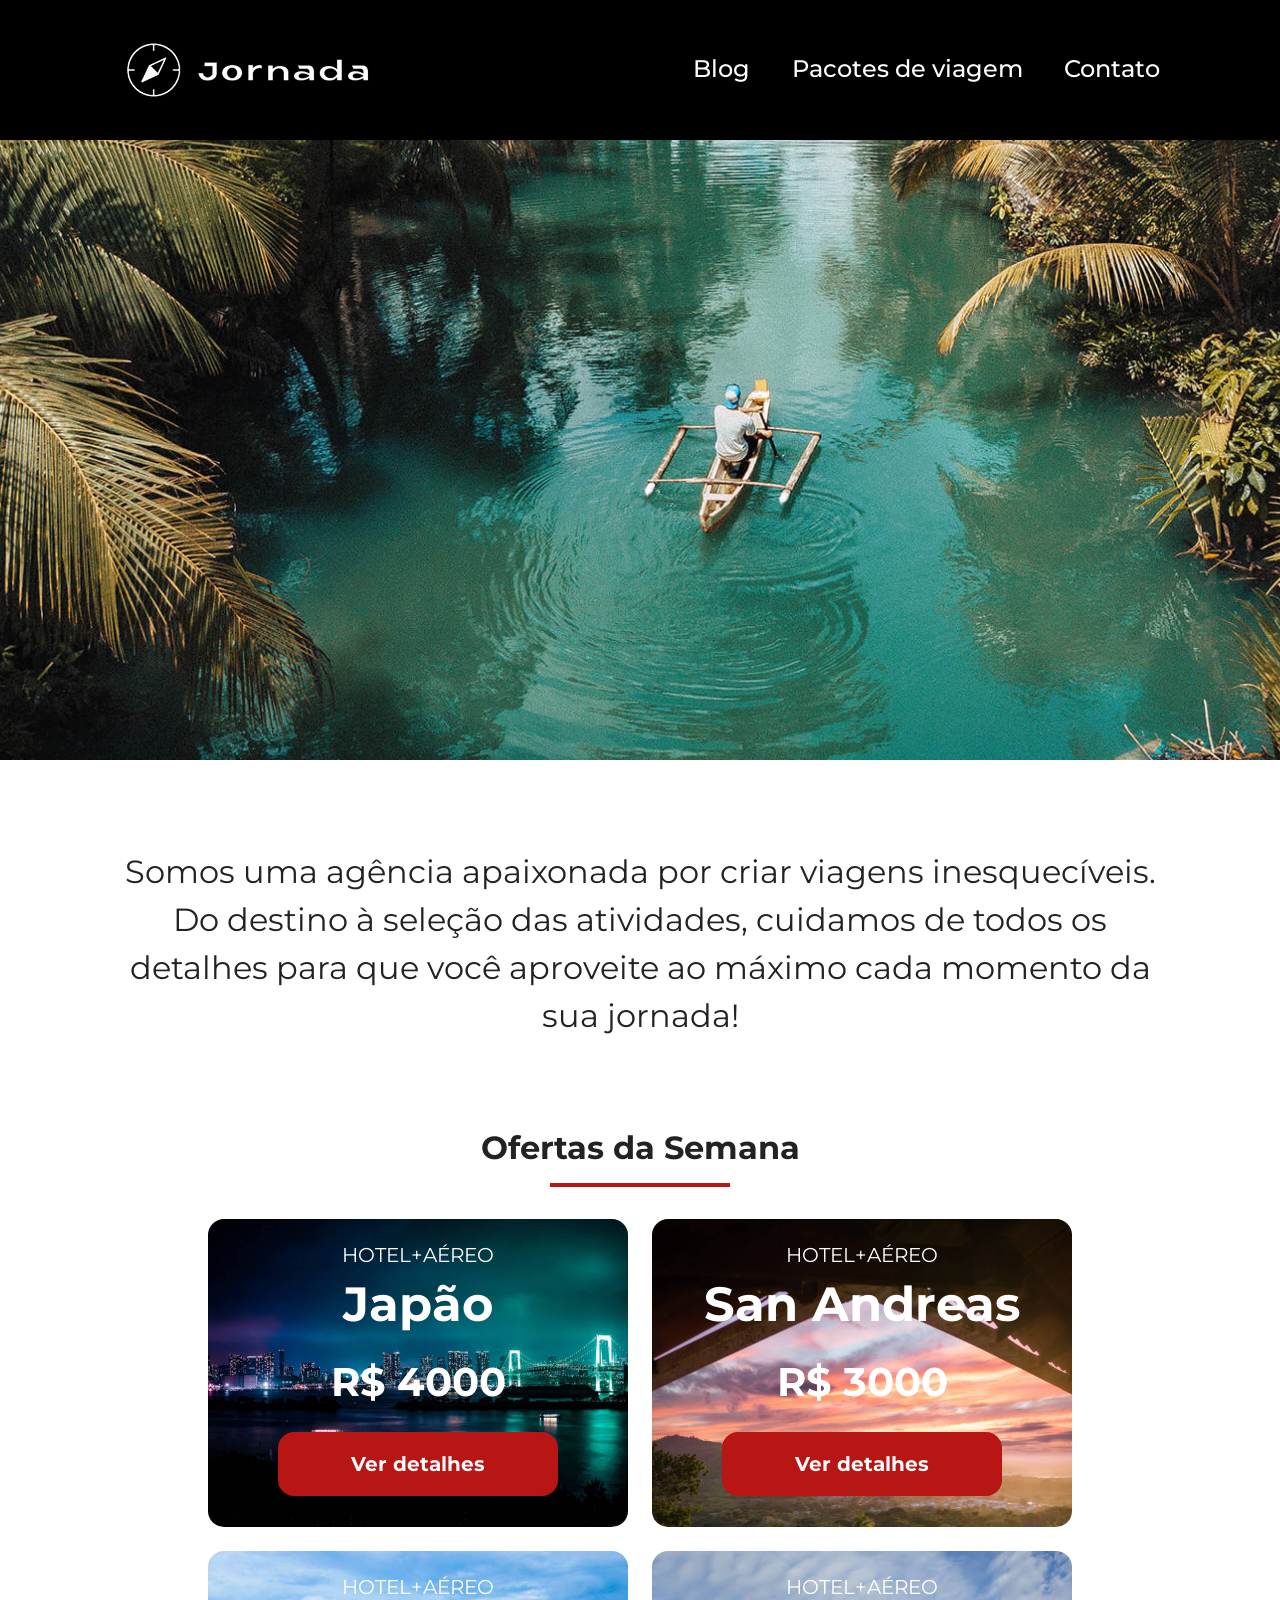
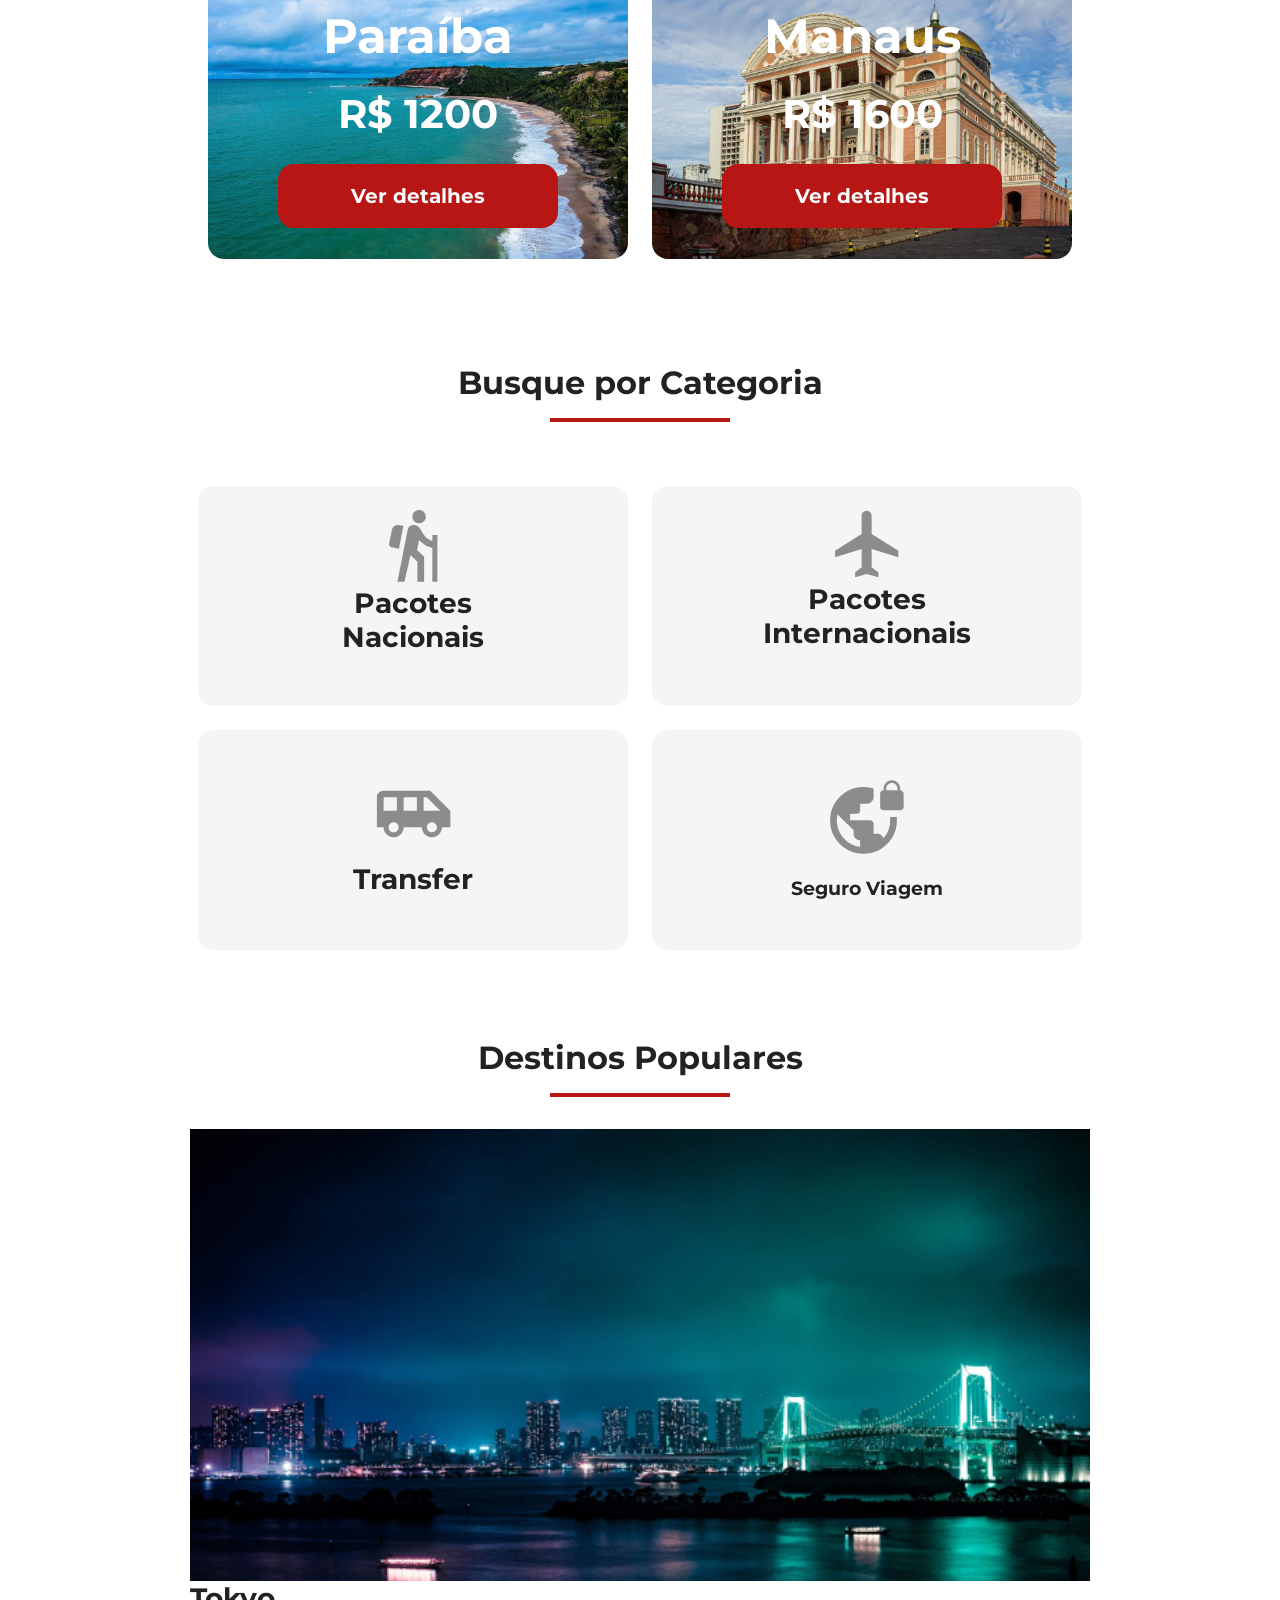
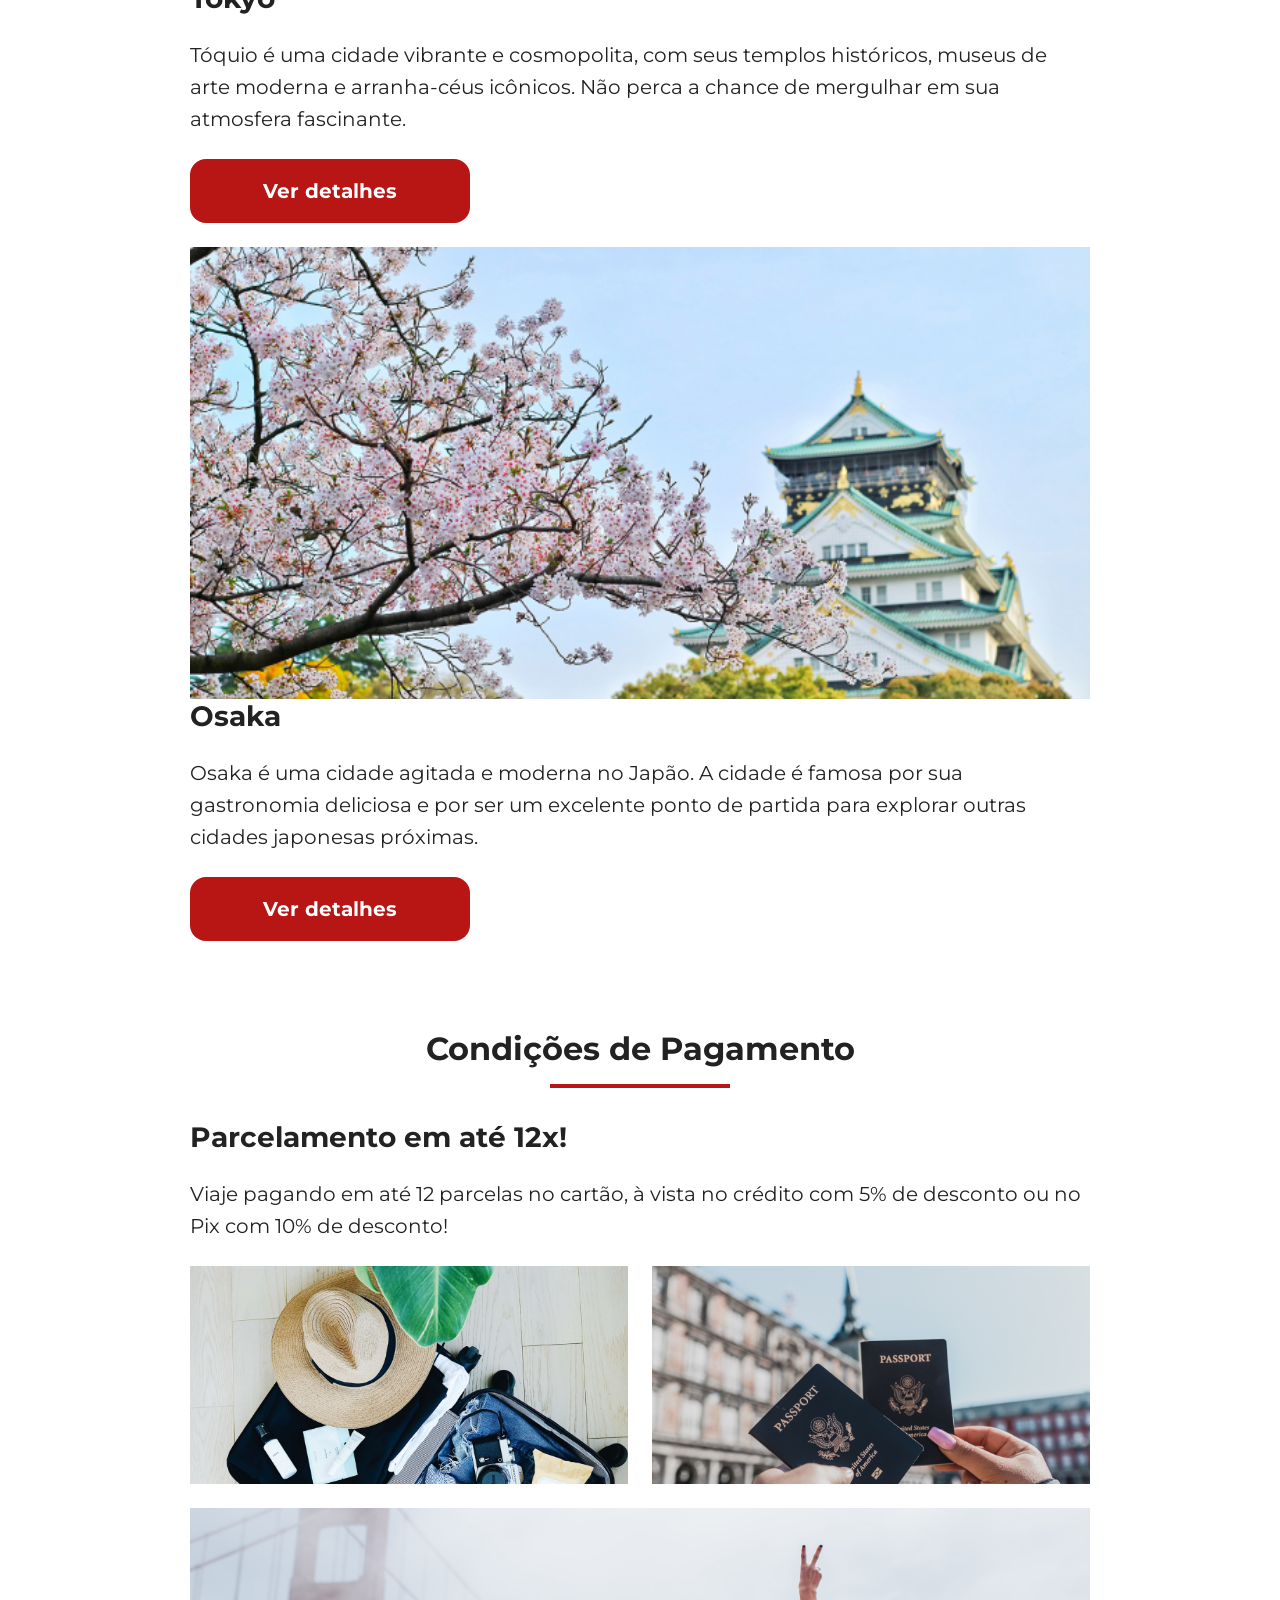
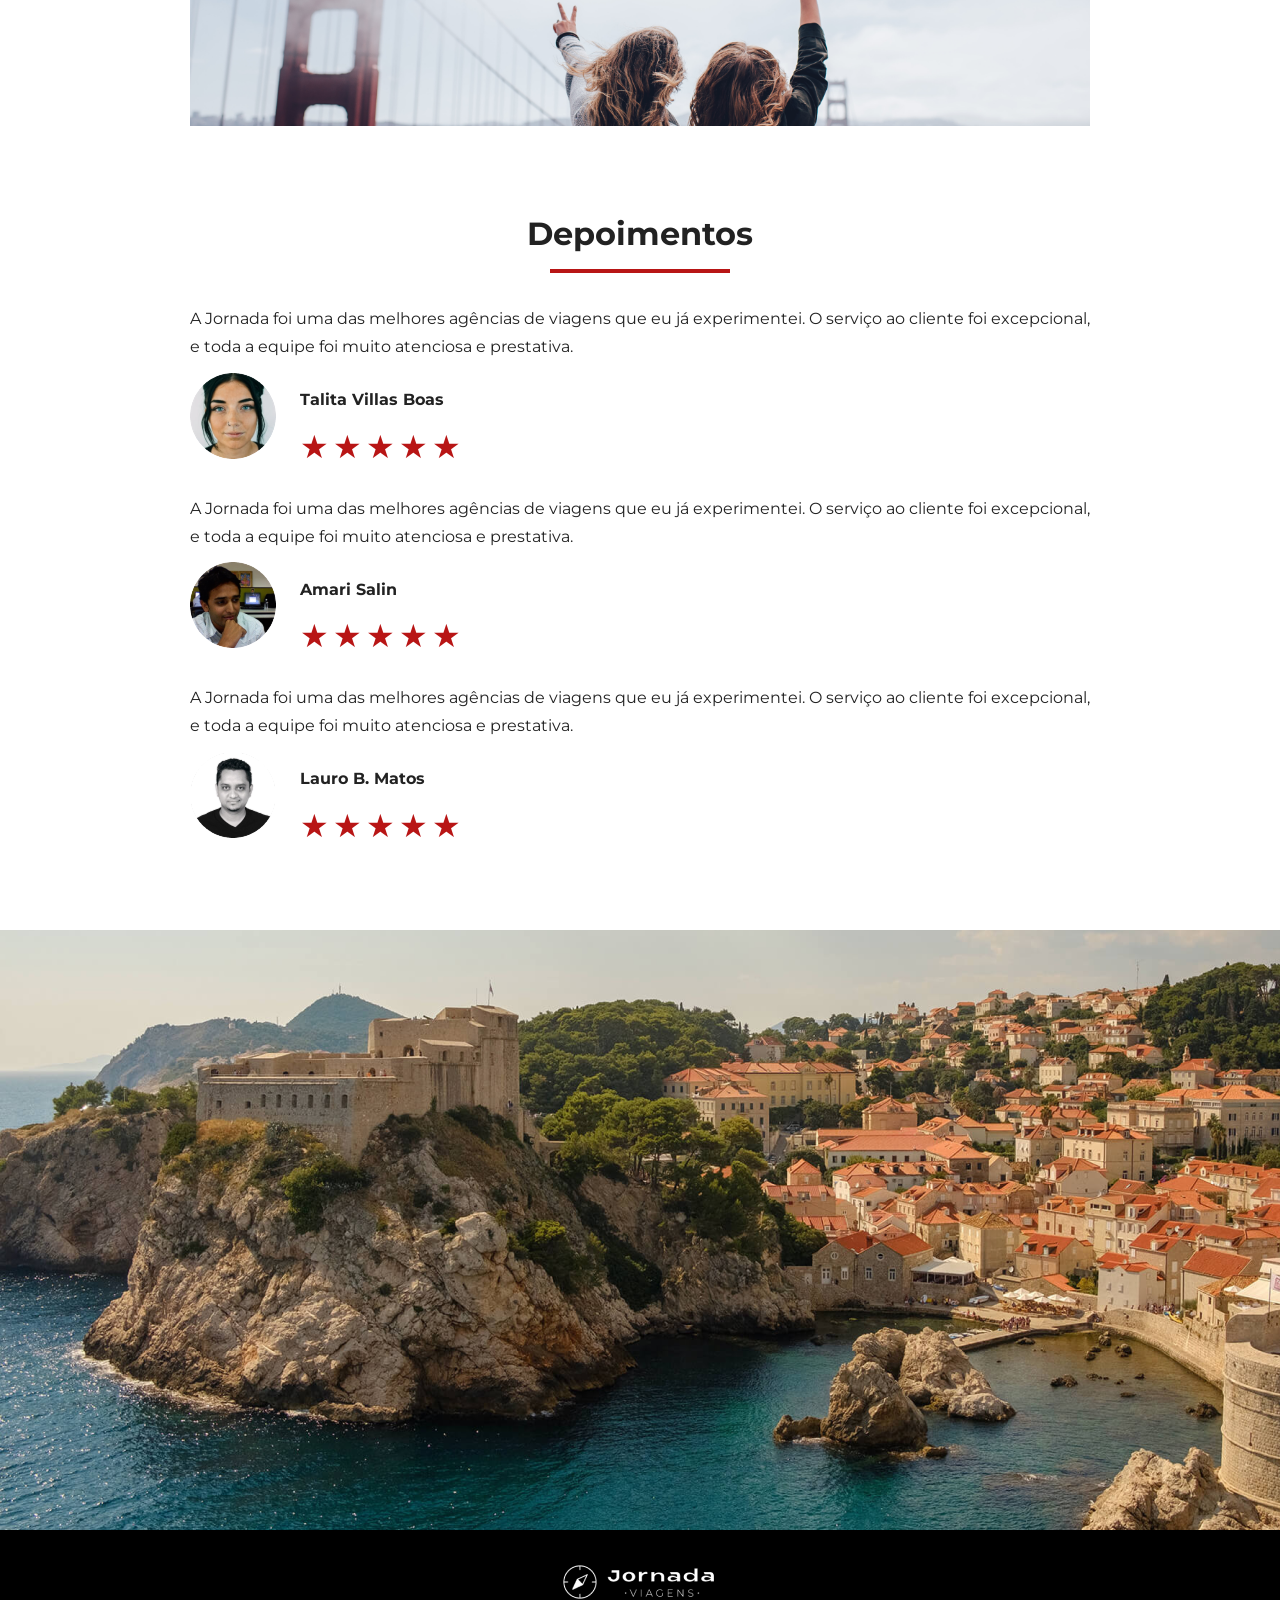
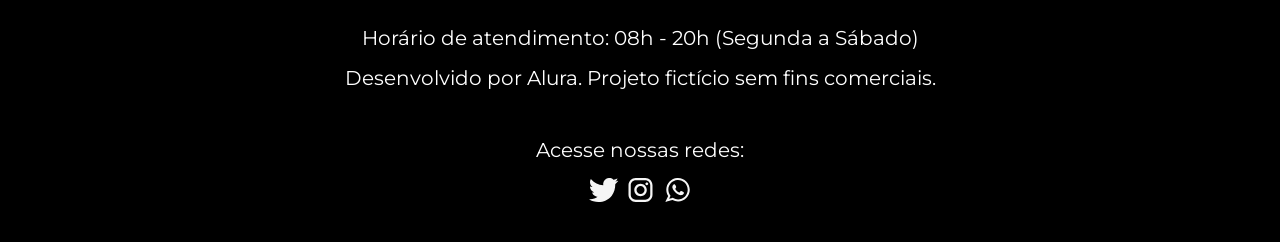
<file: index.html>
<!doctype html>
<html lang="pt-BR">
  <head>
    <meta charset="UTF-8" />
    <meta name="viewport" content="width=device-width, initial-scale=1.0" />
    <meta name="description" content="Agência de viagens especializada em criar experiências inesquecíveis. Oferecemos pacotes personalizados, atendimento excepcional e uma equipe apaixonada por transformar seus sonhos de viagem em realidade. Explore o mundo conosco!" />
    <meta name="og:title" content="Jornada Viagens - Sua Jornada Começa Aqui!" />
    <meta name="og:description" content="Jornada Viagens, uma agência apaixonada por criar viagens inesquecíveis. Do destino à seleção das atividades, cuidamos de todos os detalhes para que você aproveite ao máximo cada momento da sua jornada!" />
    <meta name="og:image" content="https://lucaspfvr.github.io/jornada-viagens/img/logo-footer.png" />
    <meta name="og:type" content="website">
    <meta name="og:url" content="https://lucaspfvr.github.io/jornada-viagens">
    <link rel="icon" href="./img/favico.svg" type="xml/svg">
    <link rel="stylesheet" href="./css/style.css" />
    <title>Jornada Viagens</title>
  </head>
  <body>
    <header class="main-header">
      <a class="logo" href="index.html" title="Voltar para a página inicial">
        <img
          class="img-mobile"
          src="./img/bussula-jornada-branca.png"
          alt="Bussula da Jornada Viagens na cor branca"
          class="logo"
        />
        <img
          class="img-desktop"
          src="./img/Logo-completa-branca.png"
          alt="Logo da Jornada Viagens na cor branca"
        />
      </a>
      <div class="navigation-menu">
        <label for="menu" class="menu-icon">
          <img src="./img/menu.png" alt="Ícone de menu" />
        </label>
        <input type="checkbox" id="menu" hidden />

        <nav>
          <ul class="list-links">
            <li>
              <a href="blog.html" target="_blank" title="Acessar Blog">Blog</a>
            </li>
            <li>
              <a
                href="pacotes.html"
                target="_blank"
                title="Acessar Pacotes de viagem"
              >
                Pacotes de viagem
              </a>
            </li>
            <li>
              <a href="contato.html" target="_blank" title="Acessar Contato"
                >Contato</a
              >
            </li>
          </ul>
        </nav>
      </div>
    </header>
    <section class="hero">
      <div class="hero-img"></div>
      <h2>Somos uma agência apaixonada por criar viagens inesquecíveis. Do destino à seleção das atividades, cuidamos de todos os detalhes para que você aproveite ao máximo cada momento da sua jornada!</h2>
    </section>
    <section class="offers">
      <div class="container">
        <div class="section-title">
          <h2 class="content-title">Ofertas da Semana</h2>
         <hr>
        </div>
       </div>
      <div class="offers-cards">  
        <article class="card japao">
          <header>
            <p>HOTEL+AÉREO</p>
            <h3>
              Japão <br />
              <span>R$ 4000</span>
            </h3>
          </header>
          <footer>
            <a href="#" class="button">Ver detalhes</a>
          </footer>
        </article>
        <article class="card san-andreas">
          <header>
            <p>HOTEL+AÉREO</p>
            <h3>
              San Andreas <br />
              <span>R$ 3000</span>
            </h3>
          </header>
          <footer>
            <a href="#" class="button">Ver detalhes</a>
          </footer>
        </article>
        <article class="card paraiba">
          <header>
            <p>HOTEL+AÉREO</p>
            <h3>
              Paraíba <br />
              <span>R$ 1200</span>
            </h3>
          </header>
          <footer>
            <a href="#" class="button">Ver detalhes</a>
          </footer>
        </article>
        <article class="card manaus">
          <header>
            <p>HOTEL+AÉREO</p>
            <h3>
              Manaus <br />
              <span>R$ 1600</span>
            </h3>
          </header>
          <footer>
            <a href="#" class="button">Ver detalhes</a>
          </footer>
        </article>
      </div>
    </section>
    <section class="categories">
      <div class="section-title">
        <h2 class="content-title">Busque por Categoria</h2>
        <hr/>
      </div>
      <div class="categories-cards">
        <a class="card" href="#" target="_blank" title="Busque pela categoria Pacotes Nacionais">
          <img src="./img/icone-caminhada.png" alt="Icone cinza representando uma pessoa fazendo tracking"/>
          <h3 class="content-title">Pacotes <br /> Nacionais</h3>
        </a>
          <a class="card" href="#" target="_blank" title="Busque pela categoria Pacotes Internacionais">
          <img src="./img/icone-aviao.png" alt="Icone cinza representando um avião"/>
          <h3 class="content-title">Pacotes <br /> Internacionais</h3>
          </a>
        </a>
          <a class="card single-line transfer" href="#" target="_blank" title="Transfer para aeroportos, rodoviárias e portos">
          <img src="./img/icone-onibus.png" alt="Icone cinza representando um ônibus"/>
          <h3 class="content-title">Transfer</h3>
          </a>          

        </a>
          <a class="card single-line" href="#" target="_blank" title="Seguro para viagens nacionais e internacionais">
          <img src="./img/icone-planeta.png" alt="Icone cinza representando o planeta"/>
          <h3>Seguro Viagem</h3>
          </a>
      </div>
    </section>
    <section class="destinations">
        <div class="section-title">
        <h2>Destinos Populares</h2>
        <hr/>
      </div>
      <div class="destination-items">
        <article class="item tokyo">
          <header>
            <div class="img-item">
            </div>
            <h4 class="content-title">Tokyo</h4>
          </header>
          <p class="content-text">Tóquio é uma cidade vibrante e cosmopolita, com seus templos históricos, museus de arte moderna e arranha-céus icônicos. Não perca a chance de mergulhar em sua atmosfera fascinante.</p>
          <footer>
            <a href="#" class="button" target="_blank" title="Veja mais destalhes do destino Tokyo">Ver detalhes</a>
          </footer>
        </article>
        <article class="item osaka">
          <header>
            <div class="img-item">
            </div>
            <h4 class="content-title">Osaka</h4>
            </header>
            <p class="content-text">Osaka é uma cidade agitada e moderna no Japão. A cidade é famosa por sua gastronomia deliciosa e por ser um excelente ponto de partida para explorar outras cidades japonesas próximas.</p>
          <footer>
            <a href="#" class="button" target="_blank" title="Veja mais destalhes do destino Osaka">Ver detalhes</a>
          </footer>
        </article>
      </div>
    </section>
    <section class="payments">
      <div class="section-title">
        <h2>Condições de Pagamento</h2>
        <hr/>
      </div>
      <div class="content-container">
        <div class="text-content">
        <h3 class="content-title">Parcelamento em até 12x!</h3>
        <p class="content-text">Viaje pagando em até 12 parcelas no cartão, à vista no crédito com 5% de desconto ou no Pix com 10% de desconto!</p>        
      </div>
      <div class="image-gallery">
        <div class="image first"></div>
        <div class="image second"></div>
        <div class="image third colspan-2"></div>
      </div>
      </div>
    </section>
    <section class="testmonials">
        <div class="section-title">
        <h2>Depoimentos</h2>
        <hr/>
      </div>
      <div class="testimonial-container">
        <article>
          <header>
            <p>A Jornada foi uma das melhores agências de viagens que eu já experimentei. O serviço ao cliente foi excepcional, e toda a equipe foi muito atenciosa e prestativa.</p>
          </header>
          <footer>
            <img src="./img/avatar-talita.png" alt="Imagem de perfil da cliente Talita Villas Boas"/>
            <div class="profile-content">
              <h4>Talita Villas Boas</h4>
              <div class="rating">
                <span class="star">★</span>
                <span class="star">★</span>
                <span class="star">★</span>
                <span class="star">★</span>
                <span class="star">★</span>
              </div>
            </div>
            
          </footer>
        </article>
        <article>          
          <header>
            <p>A Jornada foi uma das melhores agências de viagens que eu já experimentei. O serviço ao cliente foi excepcional, e toda a equipe foi muito atenciosa e prestativa.</p>
          </header>
          <footer>
            <img src="./img/avatar-amari.png" alt="Imagem de perfil da cliente Amari Salin"/>
            <div class="profile-content">
              <h4>Amari Salin</h4>
              <div class="rating">
                <span class="star">★</span>
                <span class="star">★</span>
                <span class="star">★</span>
                <span class="star">★</span>
                <span class="star">★</span>
              </div>
            </div></article>
        <article>          
          <header>
            <p>A Jornada foi uma das melhores agências de viagens que eu já experimentei. O serviço ao cliente foi excepcional, e toda a equipe foi muito atenciosa e prestativa.</p>
          </header>
          <footer>
            <img src="./img/avatar.lauro.png" alt="Imagem de perfil da cliente Lauro B. Matos"/>
            <div class="profile-content">
              <h4>Lauro B. Matos</h4>
              <div class="rating">
                <span class="star">★</span>
                <span class="star">★</span>
                <span class="star">★</span>
                <span class="star">★</span>
                <span class="star">★</span>
              </div>
            </div>
          </article>
      </div>
    </section>
    <section class="bottom-hero">
      <div class="hero-img"></div>
    </section>
    <footer class="main-footer">
      <div class="footer-content">
        <img src="img/logo-footer.png" alt="logo completo Jornada Viagens" />
        <p>Horário de atendimento: 08h - 20h (Segunda a Sábado)</p>
        <p>Desenvolvido por Alura. Projeto fictício sem fins comerciais.</p>
      </div>
      <div class="footer-social">
        <p>Acesse nossas redes:</p>

        <a href="#" target="_blank" title="Acesse o Twitter do Jornada Viagens"
          ><img
            src="img/icone-twitter.svg"
            alt="icone do Twitter na cor branca"
        /></a>

        <a
          href="#"
          target="_blank"
          title="Acesse o Instagram do Jornada Viagens"
          ><img
            src="img/icone-instagram.svg"
            alt="icone do Instagram na cor branca"
        /></a>

        <a href="#" target="_blank" title="Entre em contato através do whatsapp"
          ><img
            src="img/icone-whatsapp.svg"
            alt="icone do whatsapp na cor branca"
        /></a>
      </div>
    </footer>
  </body>
</html>
</file>
<file: css/style.css>
@import url(global.css);
@import url(header.css);
@import url(hero.css);
@import url(offers.css);
@import url(categories.css);
@import url(destinations.css);
@import url(payments.css);
@import url(testimonials.css);
@import url(footer.css);
</file>
